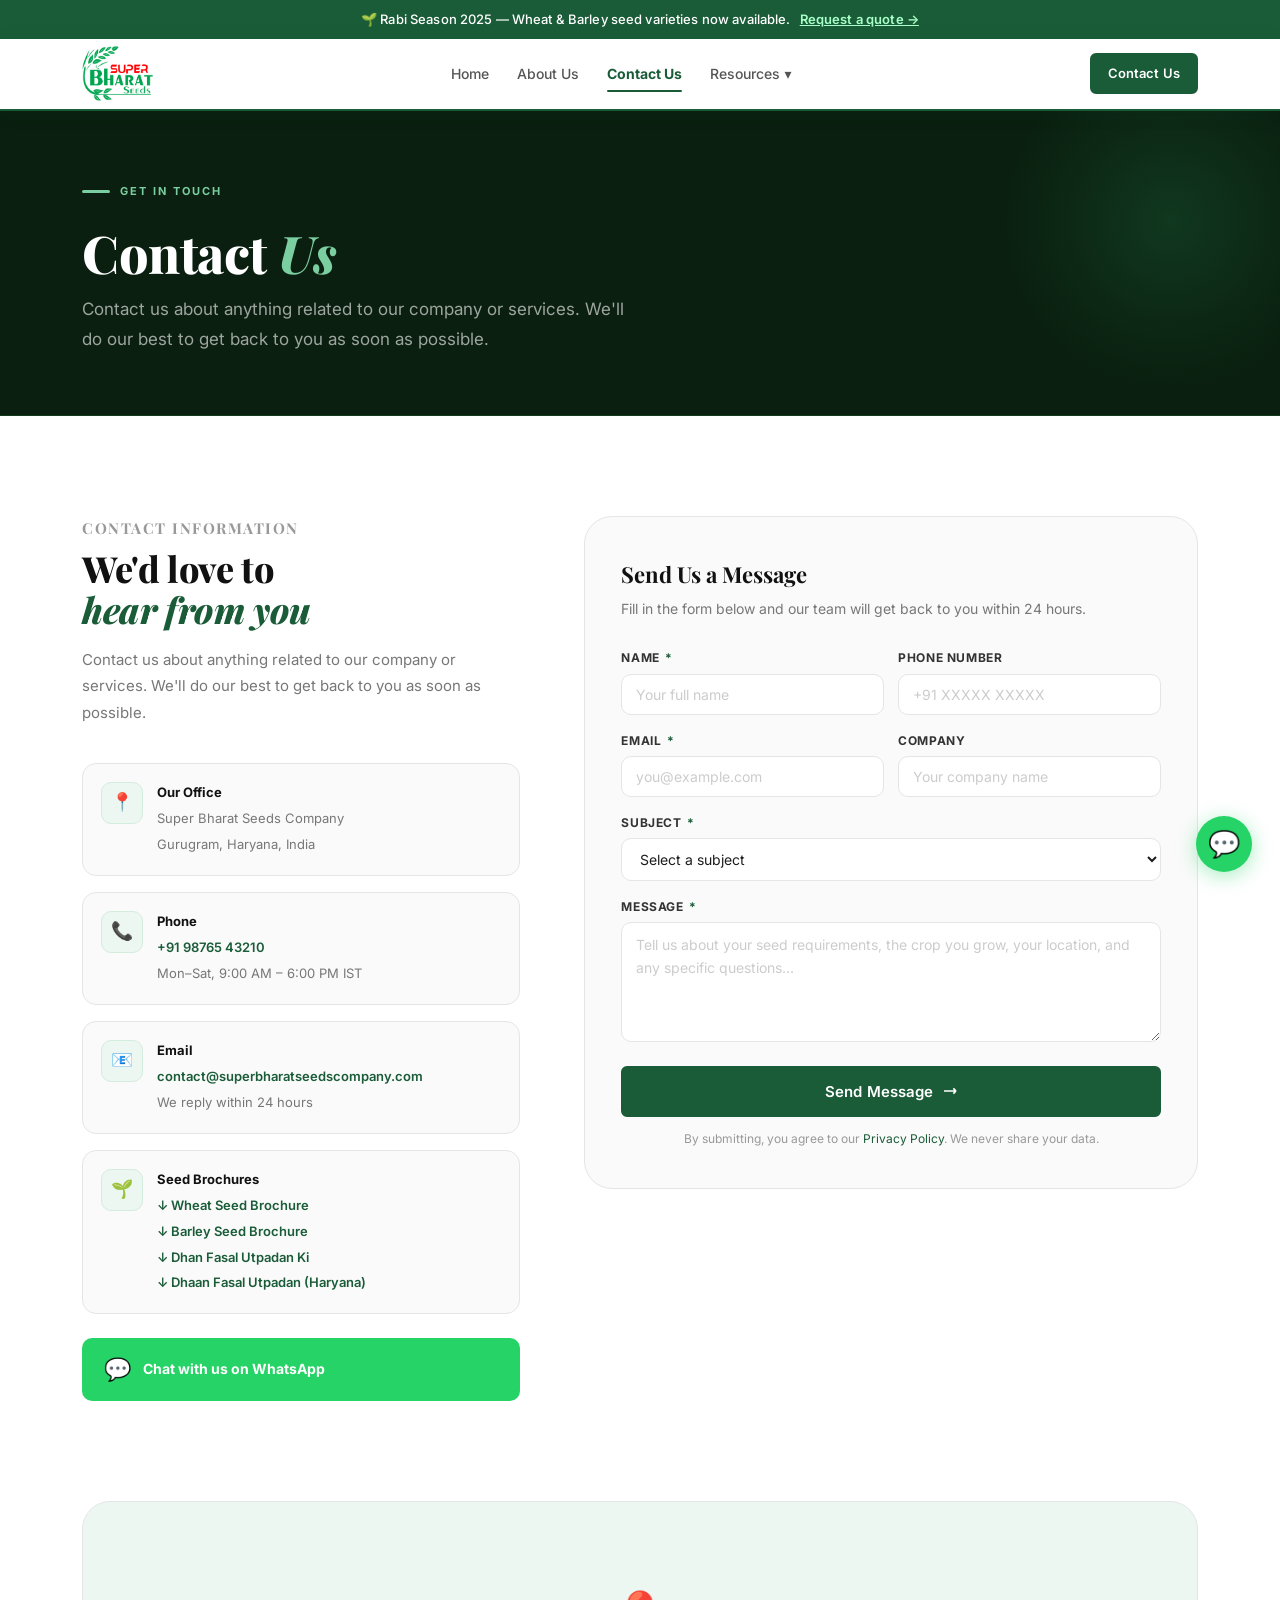
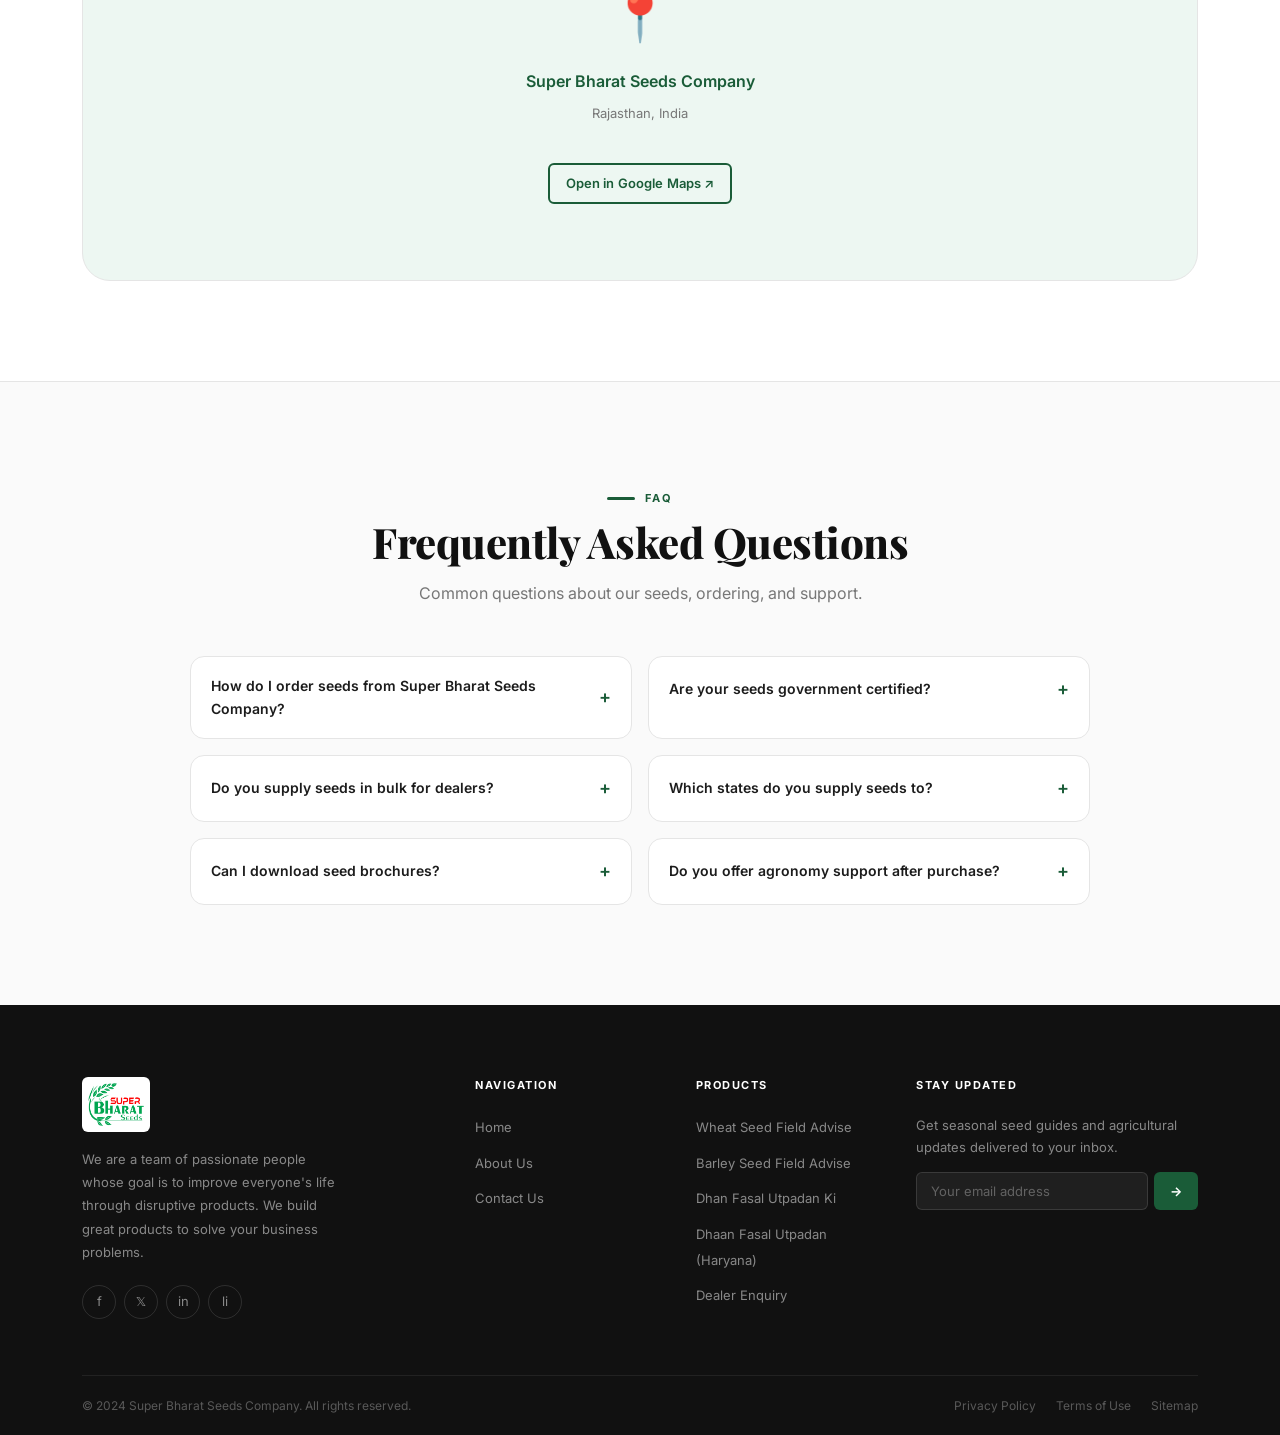
<file: contactus.html>
<!doctype html>
<html lang="en">

<head>
  <meta charset="UTF-8" />
  <meta name="viewport" content="width=device-width, initial-scale=1.0" />
  <meta name="description"
    content="Contact Super Bharat Seeds Company – Get in touch about our certified wheat and barley seed varieties." />
  <meta property="og:title" content="Contact Us | Super Bharat Seeds Company" />
  <meta property="og:type" content="website" />
  <title>Contact Us | Super Bharat Seeds Company</title>
  <link rel="preconnect" href="https://fonts.googleapis.com" />
  <link rel="preconnect" href="https://fonts.gstatic.com" crossorigin />
  <link
    href="https://fonts.googleapis.com/css2?family=Inter:wght@400;500;600;700;800;900&family=Playfair+Display:ital,wght@0,700;0,800;1,700&display=swap"
    rel="stylesheet" />
  <link rel="stylesheet" href="style.css" />
  <style>
    /* ── CONTACT-SPECIFIC ── */

    /* CONTACT MAIN */
    .contact-section {
      padding: var(--section-py) 0;
      background: var(--white);
    }

    .contact-grid {
      display: grid;
      grid-template-columns: 1fr 1.4fr;
      gap: 64px;
      align-items: start;
    }

    /* Info Side */
    .contact-info-title {
      font-family: var(--font-display);
      font-size: 15px;
      font-weight: 700;
      color: var(--gray-400);
      text-transform: uppercase;
      letter-spacing: 1.5px;
      margin-bottom: 8px;
    }

    .contact-info h2 {
      font-family: var(--font-display);
      font-size: clamp(26px, 3vw, 36px);
      font-weight: 800;
      color: var(--gray-900);
      letter-spacing: -0.4px;
      line-height: 1.15;
      margin-bottom: 16px;
    }

    .contact-info h2 em {
      font-style: italic;
      color: var(--green-700);
    }

    .contact-info>p {
      font-size: 15px;
      color: var(--gray-500);
      line-height: 1.78;
      margin-bottom: 36px;
    }

    .contact-details {
      display: flex;
      flex-direction: column;
      gap: 16px;
    }

    .cdetail {
      display: flex;
      gap: 14px;
      align-items: flex-start;
      padding: 18px 18px;
      background: var(--gray-50);
      border: 1.5px solid var(--gray-200);
      border-radius: var(--r-lg);
      transition:
        border-color var(--t),
        box-shadow var(--t);
    }

    .cdetail:hover {
      border-color: var(--green-200);
      box-shadow: 0 4px 16px rgba(26, 92, 56, 0.07);
    }

    .cdetail-icon {
      width: 42px;
      height: 42px;
      border-radius: var(--r-md);
      background: var(--green-50);
      border: 1px solid var(--green-100);
      display: flex;
      align-items: center;
      justify-content: center;
      font-size: 18px;
      flex-shrink: 0;
    }

    .cdetail-body strong {
      display: block;
      font-size: 13px;
      font-weight: 700;
      color: var(--gray-900);
      margin-bottom: 3px;
    }

    .cdetail-body span {
      font-size: 13px;
      color: var(--gray-500);
      line-height: 1.5;
    }

    .cdetail-body a {
      color: var(--green-700);
      font-weight: 600;
    }

    .cdetail-body a:hover {
      text-decoration: underline;
    }

    .wa-contact-btn {
      display: flex;
      align-items: center;
      gap: 12px;
      margin-top: 24px;
      background: #25d366;
      color: var(--white);
      padding: 14px 22px;
      border-radius: var(--r-md);
      font-weight: 700;
      font-size: 14px;
      transition:
        background var(--t),
        transform var(--t);
    }

    .wa-contact-btn:hover {
      background: #1db655;
      transform: translateY(-1px);
    }

    .wa-contact-btn span {
      font-size: 22px;
    }

    /* Form Side */
    .contact-form-wrap {
      background: var(--gray-50);
      border: 1.5px solid var(--gray-200);
      border-radius: var(--r-2xl);
      padding: 40px 36px;
    }

    .contact-form-wrap h3 {
      font-family: var(--font-display);
      font-size: 22px;
      font-weight: 700;
      color: var(--gray-900);
      margin-bottom: 6px;
    }

    .contact-form-wrap>p {
      font-size: 14px;
      color: var(--gray-500);
      margin-bottom: 28px;
      line-height: 1.6;
    }

    .form-row {
      display: grid;
      grid-template-columns: 1fr 1fr;
      gap: 14px;
    }

    .form-group {
      margin-bottom: 16px;
    }

    .form-group label {
      display: block;
      font-size: 12px;
      font-weight: 700;
      color: var(--gray-700);
      margin-bottom: 6px;
      text-transform: uppercase;
      letter-spacing: 0.6px;
    }

    .form-group label .req {
      color: var(--green-700);
      margin-left: 2px;
    }

    .form-control {
      width: 100%;
      padding: 11px 14px;
      font-size: 14px;
      color: var(--gray-800);
      background: var(--white);
      border: 1.5px solid var(--gray-200);
      border-radius: var(--r-md);
      outline: none;
      transition:
        border-color var(--t),
        box-shadow var(--t);
      font-family: var(--font-sans);
    }

    .form-control::placeholder {
      color: var(--gray-300);
    }

    .form-control:focus {
      border-color: var(--green-700);
      box-shadow: 0 0 0 3px rgba(26, 92, 56, 0.1);
    }

    .form-control:hover {
      border-color: var(--gray-300);
    }

    textarea.form-control {
      resize: vertical;
      min-height: 120px;
      line-height: 1.6;
    }

    select.form-control {
      cursor: pointer;
    }

    .form-submit {
      margin-top: 8px;
    }

    .form-submit .btn {
      width: 100%;
      justify-content: center;
      padding: 14px;
      font-size: 15px;
    }

    .form-note {
      font-size: 12px;
      color: var(--gray-400);
      text-align: center;
      margin-top: 12px;
    }

    .form-success {
      display: none;
      background: var(--green-50);
      border: 1.5px solid var(--green-200);
      border-radius: var(--r-md);
      padding: 14px 18px;
      font-size: 14px;
      color: var(--green-700);
      font-weight: 600;
      margin-top: 16px;
      text-align: center;
    }

    .form-success.show {
      display: block;
    }

    /* MAP */
    .map-section {
      padding: 0 0 var(--section-py);
      background: var(--white);
    }

    .map-wrap {
      border-radius: var(--r-2xl);
      overflow: hidden;
      border: 1.5px solid var(--gray-200);
      height: 380px;
      background: var(--green-50);
      display: flex;
      align-items: center;
      justify-content: center;
      position: relative;
    }

    .map-placeholder {
      text-align: center;
      padding: 32px;
    }

    .map-placeholder p {
      font-size: 16px;
      font-weight: 600;
      color: var(--green-700);
      margin-bottom: 6px;
    }

    .map-placeholder span {
      font-size: 13px;
      color: var(--gray-500);
    }

    .map-placeholder .map-icon {
      font-size: 48px;
      margin-bottom: 14px;
    }

    /* FAQ */
    .faq {
      padding: var(--section-py) 0;
      background: var(--gray-50);
      border-top: 1px solid var(--gray-200);
    }

    .faq-header {
      text-align: center;
      margin-bottom: 48px;
    }

    .faq-grid {
      display: grid;
      grid-template-columns: 1fr 1fr;
      gap: 16px;
      max-width: 900px;
      margin: 0 auto;
    }

    .faq-item {
      background: var(--white);
      border: 1.5px solid var(--gray-200);
      border-radius: var(--r-lg);
      overflow: hidden;
      transition: border-color var(--t);
    }

    .faq-item:hover {
      border-color: var(--green-200);
    }

    .faq-q {
      display: flex;
      align-items: center;
      justify-content: space-between;
      padding: 18px 20px;
      cursor: pointer;
      font-size: 14px;
      font-weight: 600;
      color: var(--gray-800);
      gap: 12px;
      user-select: none;
    }

    .faq-icon {
      font-size: 18px;
      color: var(--green-700);
      flex-shrink: 0;
      transition: transform var(--t);
    }

    .faq-item.open .faq-icon {
      transform: rotate(45deg);
    }

    .faq-a {
      display: none;
      padding: 0 20px 18px;
      font-size: 13px;
      color: var(--gray-500);
      line-height: 1.7;
      border-top: 1px solid var(--gray-100);
      padding-top: 14px;
    }

    .faq-item.open .faq-a {
      display: block;
    }

    /* RESPONSIVE CONTACT */
    @media (max-width: 1024px) {
      .contact-grid {
        grid-template-columns: 1fr;
        gap: 40px;
      }

      .faq-grid {
        grid-template-columns: 1fr;
      }
    }

    @media (max-width: 640px) {
      .form-row {
        grid-template-columns: 1fr;
      }

      .contact-form-wrap {
        padding: 28px 22px;
      }
    }
  </style>
</head>

<body>
  <!-- ANNOUNCE BAR -->
  <div class="announce-bar">
    🌱 Rabi Season 2025 — Wheat &amp; Barley seed varieties now available.
    <a href="contactus.html">Request a quote →</a>
  </div>

  <!-- NAVBAR -->
  <nav class="navbar" role="navigation" aria-label="Main navigation">
    <div class="container">
      <div class="nav-inner">
        <a href="index.html" class="nav-logo" aria-label="Super Bharat Seeds Company – Home">
          <img src="assets/logo/logo.png" alt="Super Bharat Seeds Logo" style="height: 55px; width: auto;" />
        </a>
        <ul class="nav-links" role="list">
          <li><a href="index.html">Home</a></li>
          <li><a href="about-us.html">About Us</a></li>
          <li><a href="contactus.html" class="active">Contact Us</a></li>
          <li class="dropdown">
            <a href="#" class="dropdown-toggle" aria-haspopup="true" aria-expanded="false">Resources ▾</a>
            <ul class="dropdown-menu">
              <li><a href="assets/docs/BARLEY SEED FILD ADVISE.pdf" download>Barley Seed Field Advise <span class="dl-badge"><svg width="14" height="14" fill="none" viewBox="0 0 24 24" stroke="currentColor" stroke-width="2.5" stroke-linecap="round" stroke-linejoin="round"><path d="M21 15v4a2 2 0 0 1-2 2H5a2 2 0 0 1-2-2v-4"/><polyline points="7 10 12 15 17 10"/><line x1="12" y1="15" x2="12" y2="3"/></svg></span></a></li>
              <li><a href="assets/docs/WHEAT SEED FILD ADVISE.pdf" download>Wheat Seed Field Advise <span class="dl-badge"><svg width="14" height="14" fill="none" viewBox="0 0 24 24" stroke="currentColor" stroke-width="2.5" stroke-linecap="round" stroke-linejoin="round"><path d="M21 15v4a2 2 0 0 1-2 2H5a2 2 0 0 1-2-2v-4"/><polyline points="7 10 12 15 17 10"/><line x1="12" y1="15" x2="12" y2="3"/></svg></span></a></li>
              <li><a href="assets/docs/Dhan Fasal Utpadan Ki.pdf" download>Dhan Fasal Utpadan Ki <span class="dl-badge"><svg width="14" height="14" fill="none" viewBox="0 0 24 24" stroke="currentColor" stroke-width="2.5" stroke-linecap="round" stroke-linejoin="round"><path d="M21 15v4a2 2 0 0 1-2 2H5a2 2 0 0 1-2-2v-4"/><polyline points="7 10 12 15 17 10"/><line x1="12" y1="15" x2="12" y2="3"/></svg></span></a></li>
              <li><a href="assets/docs/Dhaan Fasal Utpadan Ki Samagar Sifarisen _Hariyana Rajya Ke Liye_ Shiv Ganga Hybrid Seeds, Hisar.pdf" download>Dhaan Fasal Utpadan (Haryana) <span class="dl-badge"><svg width="14" height="14" fill="none" viewBox="0 0 24 24" stroke="currentColor" stroke-width="2.5" stroke-linecap="round" stroke-linejoin="round"><path d="M21 15v4a2 2 0 0 1-2 2H5a2 2 0 0 1-2-2v-4"/><polyline points="7 10 12 15 17 10"/><line x1="12" y1="15" x2="12" y2="3"/></svg></span></a></li>
            </ul>
          </li>
        </ul>
        <div class="nav-actions">
          <a href="contactus.html" class="btn btn-primary btn-sm">Contact Us</a>
          <button class="hamburger" id="ham" aria-label="Open menu" aria-expanded="false" aria-controls="mobNav">
            <span></span><span></span><span></span>
          </button>
        </div>
      </div>
    </div>
    <div class="mobile-nav" id="mobNav">
      <a href="index.html">Home</a>
      <a href="about-us.html">About Us</a>
      <a href="contactus.html">Contact Us</a>
      <div class="mob-nav-header">Resources</div>
      <a href="assets/docs/BARLEY SEED FILD ADVISE.pdf" class="mob-sub-link" download>Barley Seed Field Advise <span class="dl-badge"><svg width="14" height="14" fill="none" viewBox="0 0 24 24" stroke="currentColor" stroke-width="2.5" stroke-linecap="round" stroke-linejoin="round"><path d="M21 15v4a2 2 0 0 1-2 2H5a2 2 0 0 1-2-2v-4"/><polyline points="7 10 12 15 17 10"/><line x1="12" y1="15" x2="12" y2="3"/></svg></span></a>
      <a href="assets/docs/WHEAT SEED FILD ADVISE.pdf" class="mob-sub-link" download>Wheat Seed Field Advise <span class="dl-badge"><svg width="14" height="14" fill="none" viewBox="0 0 24 24" stroke="currentColor" stroke-width="2.5" stroke-linecap="round" stroke-linejoin="round"><path d="M21 15v4a2 2 0 0 1-2 2H5a2 2 0 0 1-2-2v-4"/><polyline points="7 10 12 15 17 10"/><line x1="12" y1="15" x2="12" y2="3"/></svg></span></a>
      <a href="assets/docs/Dhan Fasal Utpadan Ki.pdf" class="mob-sub-link" download>Dhan Fasal Utpadan Ki <span class="dl-badge"><svg width="14" height="14" fill="none" viewBox="0 0 24 24" stroke="currentColor" stroke-width="2.5" stroke-linecap="round" stroke-linejoin="round"><path d="M21 15v4a2 2 0 0 1-2 2H5a2 2 0 0 1-2-2v-4"/><polyline points="7 10 12 15 17 10"/><line x1="12" y1="15" x2="12" y2="3"/></svg></span></a>
      <a href="assets/docs/Dhaan Fasal Utpadan Ki Samagar Sifarisen _Hariyana Rajya Ke Liye_ Shiv Ganga Hybrid Seeds, Hisar.pdf" class="mob-sub-link" download>Dhaan Fasal Utpadan (Haryana) <span class="dl-badge"><svg width="14" height="14" fill="none" viewBox="0 0 24 24" stroke="currentColor" stroke-width="2.5" stroke-linecap="round" stroke-linejoin="round"><path d="M21 15v4a2 2 0 0 1-2 2H5a2 2 0 0 1-2-2v-4"/><polyline points="7 10 12 15 17 10"/><line x1="12" y1="15" x2="12" y2="3"/></svg></span></a>
      <a href="contactus.html" class="mob-cta">Contact Us →</a>
    </div>
  </nav>

  <!-- PAGE BANNER -->
  <section class="page-banner" aria-label="Contact Us page header">
    <div class="container">
      <div class="page-banner-inner">
        <div class="eyebrow">Get In Touch</div>
        <h1>Contact <em>Us</em></h1>
        <p>
          Contact us about anything related to our company or services. We'll
          do our best to get back to you as soon as possible.
        </p>
      </div>
    </div>
  </section>

  <!-- CONTACT MAIN -->
  <section class="contact-section" aria-label="Contact information and form">
    <div class="container">
      <div class="contact-grid">
        <!-- Info Side -->
        <div class="contact-info reveal">
          <div class="contact-info-title">Contact Information</div>
          <h2>We'd love to<br /><em>hear from you</em></h2>
          <p>
            Contact us about anything related to our company or services.
            We'll do our best to get back to you as soon as possible.
          </p>
          <div class="contact-details">
            <div class="cdetail">
              <div class="cdetail-icon">📍</div>
              <div class="cdetail-body">
                <strong>Our Office</strong>
                <span>Super Bharat Seeds Company<br />Gurugram, Haryana, India</span>
              </div>
            </div>
            <div class="cdetail">
              <div class="cdetail-icon">📞</div>
              <div class="cdetail-body">
                <strong>Phone</strong>
                <span><a href="tel:+919876543210">+91 98765 43210</a><br />Mon–Sat, 9:00 AM – 6:00 PM IST</span>
              </div>
            </div>
            <div class="cdetail">
              <div class="cdetail-icon">📧</div>
              <div class="cdetail-body">
                <strong>Email</strong>
                <span><a
                    href="mailto:contact@superbharatseedscompany.com">contact@superbharatseedscompany.com</a><br />We
                  reply within 24 hours</span>
              </div>
            </div>
            <div class="cdetail">
              <div class="cdetail-icon">🌱</div>
              <div class="cdetail-body">
                <strong>Seed Brochures</strong>
                <span>
                  <a href="assets/docs/WHEAT SEED FILD ADVISE.pdf" download>↓ Wheat Seed Brochure</a><br />
                  <a href="assets/docs/BARLEY SEED FILD ADVISE.pdf" download>↓ Barley Seed Brochure</a><br />
                  <a href="assets/docs/Dhan Fasal Utpadan Ki.pdf" download>↓ Dhan Fasal Utpadan Ki</a><br />
                  <a href="assets/docs/Dhaan Fasal Utpadan Ki Samagar Sifarisen _Hariyana Rajya Ke Liye_ Shiv Ganga Hybrid Seeds, Hisar.pdf" download>↓ Dhaan Fasal Utpadan (Haryana)</a>
                </span>
              </div>
            </div>
          </div>
          <a href="https://wa.me/919876543210" class="wa-contact-btn" target="_blank" rel="noopener">
            <span>💬</span>
            Chat with us on WhatsApp
          </a>
        </div>

        <!-- Form Side -->
        <div class="contact-form-wrap reveal d2">
          <h3>Send Us a Message</h3>
          <p>
            Fill in the form below and our team will get back to you within 24
            hours.
          </p>
          <form id="contactForm" novalidate>
            <div class="form-row">
              <div class="form-group">
                <label for="name">Name <span class="req">*</span></label>
                <input type="text" id="name" name="name" class="form-control" placeholder="Your full name" required />
              </div>
              <div class="form-group">
                <label for="phone">Phone Number</label>
                <input type="tel" id="phone" name="phone" class="form-control" placeholder="+91 XXXXX XXXXX" />
              </div>
            </div>
            <div class="form-row">
              <div class="form-group">
                <label for="email">Email <span class="req">*</span></label>
                <input type="email" id="email" name="email" class="form-control" placeholder="you@example.com"
                  required />
              </div>
              <div class="form-group">
                <label for="company">Company</label>
                <input type="text" id="company" name="company" class="form-control" placeholder="Your company name" />
              </div>
            </div>
            <div class="form-group">
              <label for="subject">Subject <span class="req">*</span></label>
              <select id="subject" name="subject" class="form-control" required>
                <option value="" disabled selected>Select a subject</option>
                <option value="wheat-enquiry">Wheat Seed Enquiry</option>
                <option value="barley-enquiry">Barley Seed Enquiry</option>
                <option value="bulk-order">
                  Bulk Order / Dealer Enquiry
                </option>
                <option value="technical-support">
                  Technical / Agronomy Support
                </option>
                <option value="partnership">
                  Partnership / Collaboration
                </option>
                <option value="other">Other</option>
              </select>
            </div>
            <div class="form-group">
              <label for="question">Message <span class="req">*</span></label>
              <textarea id="question" name="question" class="form-control"
                placeholder="Tell us about your seed requirements, the crop you grow, your location, and any specific questions…"
                required></textarea>
            </div>
            <div class="form-submit">
              <button type="submit" class="btn btn-primary btn-lg">
                Send Message
                <svg width="16" height="16" fill="none" viewBox="0 0 24 24" stroke="currentColor" stroke-width="2.5">
                  <path d="M17 8l4 4m0 0l-4 4m4-4H3" />
                </svg>
              </button>
            </div>
            <div class="form-success" id="formSuccess">
              ✅ Thank you! Your message has been received. We'll get back to
              you within 24 hours.
            </div>
            <p class="form-note">
              By submitting, you agree to our
              <a href="#" style="color: var(--green-700)">Privacy Policy</a>.
              We never share your data.
            </p>
          </form>
        </div>
      </div>
    </div>
  </section>

  <!-- MAP -->
  <section class="map-section" aria-label="Our location">
    <div class="container">
      <div class="map-wrap reveal">
        <div class="map-placeholder">
          <div class="map-icon" aria-hidden="true">📍</div>
          <p>Super Bharat Seeds Company</p>
          <span>Rajasthan, India</span><br /><br />
          <a href="https://maps.google.com/?q=Rajasthan,India" target="_blank" rel="noopener"
            class="btn btn-outline btn-sm" style="margin-top: 12px; display: inline-flex">
            Open in Google Maps ↗
          </a>
        </div>
      </div>
    </div>
  </section>

  <!-- FAQ -->
  <section class="faq" aria-label="Frequently asked questions">
    <div class="container">
      <div class="faq-header">
        <div class="eyebrow reveal" style="justify-content: center">FAQ</div>
        <h2 class="section-title reveal d1">Frequently Asked Questions</h2>
        <p class="section-desc reveal d2">
          Common questions about our seeds, ordering, and support.
        </p>
      </div>
      <div class="faq-grid">
        <div class="faq-item reveal">
          <div class="faq-q">
            How do I order seeds from Super Bharat Seeds Company?
            <span class="faq-icon">+</span>
          </div>
          <div class="faq-a">
            You can contact us through this form, call us directly, or message
            us on WhatsApp. Our team will guide you through available
            varieties, quantities, and pricing for your specific requirements.
          </div>
        </div>
        <div class="faq-item reveal d1">
          <div class="faq-q">
            Are your seeds government certified?
            <span class="faq-icon">+</span>
          </div>
          <div class="faq-a">
            Yes. All our seed varieties are certified by the National Seeds
            Corporation (NSC) and relevant State Seed Certification Agencies.
            Certification documents are available on request.
          </div>
        </div>
        <div class="faq-item reveal d2">
          <div class="faq-q">
            Do you supply seeds in bulk for dealers?
            <span class="faq-icon">+</span>
          </div>
          <div class="faq-a">
            Absolutely. We have a dedicated dealer and distributor program
            across North India. Please use the contact form above or select
            "Bulk Order / Dealer Enquiry" in the subject to get started.
          </div>
        </div>
        <div class="faq-item reveal d3">
          <div class="faq-q">
            Which states do you supply seeds to?
            <span class="faq-icon">+</span>
          </div>
          <div class="faq-a">
            We currently supply seeds across Rajasthan, Madhya Pradesh,
            Haryana, Uttar Pradesh, and Punjab. We are expanding to more
            states — contact us for current availability in your region.
          </div>
        </div>
        <div class="faq-item reveal d4">
          <div class="faq-q">
            Can I download seed brochures?
            <span class="faq-icon">+</span>
          </div>
          <div class="faq-a">
            Yes. You can download our Wheat Seed and Barley Seed brochures
            directly from the navigation bar or from the Products section on
            our homepage. They contain full variety details and
            specifications.
          </div>
        </div>
        <div class="faq-item reveal d4">
          <div class="faq-q">
            Do you offer agronomy support after purchase?
            <span class="faq-icon">+</span>
          </div>
          <div class="faq-a">
            Yes. Our team of agronomists is available to support you before
            sowing, during the season, and post-harvest. Call us or WhatsApp
            us for any technical guidance related to our seed varieties.
          </div>
        </div>
      </div>
    </div>
  </section>

  <!-- FOOTER -->
  <footer class="footer" aria-label="Site footer">
    <div class="container">
      <div class="footer-grid">
        <div>
          <div class="f-logo">
            <img src="assets/logo/logo.png" alt="Super Bharat Seeds Logo" style="height: 55px; width: auto; background: var(--white); padding: 6px; border-radius: var(--r-sm);" />
          </div>
          <p class="f-desc">
            We are a team of passionate people whose goal is to improve
            everyone's life through disruptive products. We build great
            products to solve your business problems.
          </p>
          <div class="f-social" aria-label="Follow us on social media">
            <a href="#" aria-label="Facebook">f</a>
            <a href="#" aria-label="Twitter">𝕏</a>
            <a href="#" aria-label="Instagram">in</a>
            <a href="#" aria-label="LinkedIn">li</a>
          </div>
        </div>
        <div class="f-col">
          <h4>Navigation</h4>
          <ul>
            <li><a href="index.html">Home</a></li>
            <li><a href="about-us.html">About Us</a></li>
            <li><a href="contactus.html">Contact Us</a></li>
          </ul>
        </div>
        <div class="f-col">
          <h4>Products</h4>
          <ul>
            <li><a href="assets/docs/WHEAT SEED FILD ADVISE.pdf" download>Wheat Seed Field Advise</a></li>
            <li><a href="assets/docs/BARLEY SEED FILD ADVISE.pdf" download>Barley Seed Field Advise</a></li>
            <li><a href="assets/docs/Dhan Fasal Utpadan Ki.pdf" download>Dhan Fasal Utpadan Ki</a></li>
            <li><a href="assets/docs/Dhaan Fasal Utpadan Ki Samagar Sifarisen _Hariyana Rajya Ke Liye_ Shiv Ganga Hybrid Seeds, Hisar.pdf" download>Dhaan Fasal Utpadan (Haryana)</a></li>
            <li><a href="contactus.html">Dealer Enquiry</a></li>
          </ul>
        </div>
        <div class="f-col">
          <h4>Stay Updated</h4>
          <p style="
                font-size: 13px;
                line-height: 1.7;
                margin-bottom: 14px;
                color: rgba(255, 255, 255, 0.5);
              ">
            Get seasonal seed guides and agricultural updates delivered to
            your inbox.
          </p>
          <div class="nl-form">
            <input type="email" class="nl-input" placeholder="Your email address" aria-label="Email for newsletter" />
            <button class="nl-btn" type="button">→</button>
          </div>
        </div>
      </div>
      <div class="f-bottom">
        <p>© 2024 Super Bharat Seeds Company. All rights reserved.</p>
        <div class="f-bottom-links">
          <a href="#">Privacy Policy</a>
          <a href="#">Terms of Use</a>
          <a href="#">Sitemap</a>
        </div>
      </div>
    </div>
  </footer>

  <a href="https://wa.me/919876543210" class="wa-float" target="_blank" rel="noopener" aria-label="Chat on WhatsApp">
    💬<span class="wa-tip">Chat with us</span>
  </a>

  <script src="main.js"></script>
  <script>
    // Contact form handler
    document
      .getElementById("contactForm")
      .addEventListener("submit", function (e) {
        e.preventDefault();
        const name = document.getElementById("name").value.trim();
        const email = document.getElementById("email").value.trim();
        const subject = document.getElementById("subject").value;
        const question = document.getElementById("question").value.trim();
        if (!name || !email || !subject || !question) {
          alert("Please fill in all required fields.");
          return;
        }
        const emailRx = /^[^\s@]+@[^\s@]+\.[^\s@]+$/;
        if (!emailRx.test(email)) {
          alert("Please enter a valid email address.");
          return;
        }
        document.getElementById("formSuccess").classList.add("show");
        this.reset();
        document
          .getElementById("formSuccess")
          .scrollIntoView({ behavior: "smooth", block: "nearest" });
      });
    // FAQ accordion
    document.querySelectorAll(".faq-q").forEach((q) => {
      q.addEventListener("click", () => {
        const item = q.parentElement;
        const wasOpen = item.classList.contains("open");
        document
          .querySelectorAll(".faq-item")
          .forEach((i) => i.classList.remove("open"));
        if (!wasOpen) item.classList.add("open");
      });
    });
  </script>
</body>

</html>
</file>
<file: style.css>
/* ═══════════════════════════════════════════════════════════
   SUPER BHARAT SEEDS COMPANY — Option 5: Minimal Trust
   Shared Stylesheet
═══════════════════════════════════════════════════════════ */

/* ── TOKENS ── */
:root {
  --green-900: #0a1f0f;
  --green-800: #133a1f;
  --green-700: #1a5c38;
  --green-600: #237046;
  --green-500: #2e8a58;
  --green-300: #7bcea0;
  --green-200: #aad9be;
  --green-100: #d4ecde;
  --green-50:  #edf7f2;

  --gray-900: #111111;
  --gray-800: #1c1c1c;
  --gray-700: #333333;
  --gray-600: #555555;
  --gray-500: #777777;
  --gray-400: #999999;
  --gray-300: #cccccc;
  --gray-200: #e5e5e5;
  --gray-100: #f4f4f4;
  --gray-50:  #fafafa;
  --white:    #ffffff;

  --font-sans:    'Inter', system-ui, -apple-system, sans-serif;
  --font-display: 'Playfair Display', Georgia, serif;

  --r-xs:   3px;
  --r-sm:   6px;
  --r-md:   10px;
  --r-lg:   14px;
  --r-xl:   20px;
  --r-2xl:  28px;
  --r-full: 9999px;

  --shadow-xs: 0 1px 3px rgba(0,0,0,0.06);
  --shadow-sm: 0 2px 8px rgba(0,0,0,0.08);
  --shadow-md: 0 4px 20px rgba(0,0,0,0.10);
  --shadow-lg: 0 12px 40px rgba(0,0,0,0.12);
  --shadow-green: 0 4px 20px rgba(26,92,56,0.15);

  --t: 0.22s cubic-bezier(0.4,0,0.2,1);
  --section-py: 100px;
}

/* ── RESET ── */
*, *::before, *::after { box-sizing: border-box; margin: 0; padding: 0; }
html { scroll-behavior: smooth; font-size: 16px; }
body {
  font-family: var(--font-sans);
  color: var(--gray-800);
  background: var(--white);
  line-height: 1.6;
  -webkit-font-smoothing: antialiased;
}
img { max-width: 100%; display: block; }
a { text-decoration: none; color: inherit; }
ul { list-style: none; }
button { font-family: inherit; cursor: pointer; border: none; background: none; }
input, textarea, select { font-family: inherit; }

/* ── LAYOUT ── */
.container { width: 100%; max-width: 1180px; margin: 0 auto; padding: 0 32px; }
.sr-only { position: absolute; width: 1px; height: 1px; overflow: hidden; clip: rect(0,0,0,0); white-space: nowrap; }

/* ── BUTTONS ── */
.btn {
  display: inline-flex; align-items: center; gap: 8px;
  font-size: 14px; font-weight: 600; letter-spacing: 0.01em;
  padding: 11px 22px; border-radius: var(--r-sm);
  transition: all var(--t); cursor: pointer; border: 2px solid transparent;
}
.btn-lg { font-size: 15px; padding: 14px 30px; }
.btn-sm { font-size: 13px; padding: 8px 16px; }

.btn-primary { background: var(--green-700); color: var(--white); border-color: var(--green-700); }
.btn-primary:hover { background: var(--green-800); border-color: var(--green-800); transform: translateY(-1px); box-shadow: var(--shadow-green); }

.btn-outline { background: transparent; color: var(--green-700); border-color: var(--green-700); }
.btn-outline:hover { background: var(--green-700); color: var(--white); transform: translateY(-1px); }

.btn-ghost { background: transparent; color: var(--gray-700); border-color: var(--gray-200); }
.btn-ghost:hover { border-color: var(--green-700); color: var(--green-700); background: var(--green-50); }

.btn-white { background: var(--white); color: var(--green-700); border-color: var(--white); font-weight: 700; }
.btn-white:hover { background: var(--green-50); transform: translateY(-1px); }

.btn-white-outline { background: transparent; color: var(--white); border-color: rgba(255,255,255,0.5); }
.btn-white-outline:hover { border-color: var(--white); background: rgba(255,255,255,0.1); }

/* ── SECTION SHARED ── */
.eyebrow {
  display: inline-flex; align-items: center; gap: 10px;
  font-size: 11px; font-weight: 700; text-transform: uppercase;
  letter-spacing: 2px; color: var(--green-700); margin-bottom: 12px;
}
.eyebrow::before { content: ''; display: block; width: 28px; height: 3px; background: var(--green-700); border-radius: 2px; }
.section-title {
  font-family: var(--font-display);
  font-size: clamp(28px, 3.5vw, 42px);
  font-weight: 800; color: var(--gray-900);
  line-height: 1.1; letter-spacing: -0.5px;
}
.section-title em { font-style: italic; color: var(--green-700); }
.section-desc { font-size: 16px; color: var(--gray-500); line-height: 1.8; margin-top: 14px; }

/* ── ANNOUNCE BAR ── */
.announce-bar {
  background: var(--green-700); color: var(--white);
  text-align: center; font-size: 13px; font-weight: 500;
  padding: 9px 16px; letter-spacing: 0.01em;
}
.announce-bar a { color: #a8ffc8; text-decoration: underline; margin-left: 6px; font-weight: 600; }

/* ── NAVBAR ── */
.navbar {
  background: var(--white);
  border-bottom: 2.5px solid var(--green-700);
  position: sticky; top: 0; z-index: 200;
  box-shadow: 0 2px 20px rgba(26,92,56,0.07);
  transition: box-shadow var(--t);
}
.navbar.scrolled { box-shadow: 0 4px 28px rgba(26,92,56,0.13); }
.nav-inner { display: flex; align-items: center; justify-content: space-between; height: 70px; gap: 16px; }
.nav-logo { display: flex; align-items: center; gap: 12px; flex-shrink: 0; }
.logo-mark {
  width: 42px; height: 42px; border-radius: var(--r-md);
  background: var(--green-700);
  display: flex; align-items: center; justify-content: center;
  font-size: 22px; flex-shrink: 0;
}
.logo-name { font-size: 15px; font-weight: 800; color: var(--gray-900); letter-spacing: -0.3px; line-height: 1.2; }
.logo-sub  { font-size: 10px; color: var(--gray-500); font-weight: 500; letter-spacing: 0.4px; }
.nav-links { display: flex; align-items: center; gap: 2px; }
.nav-links a {
  font-size: 14px; font-weight: 500; color: var(--gray-600);
  padding: 7px 13px; border-radius: var(--r-sm);
  transition: color var(--t), background var(--t);
  position: relative; white-space: nowrap;
}
.nav-links a:hover { color: var(--green-700); background: var(--green-50); }
.nav-links a.active { color: var(--green-700); font-weight: 700; }
.nav-links a.active::after {
  content: ''; position: absolute;
  bottom: -3px; left: 13px; right: 13px;
  height: 2.5px; background: var(--green-700); border-radius: 2px;
}
.dropdown { position: relative; }
.dropdown-menu { display: none; position: absolute; top: 100%; left: 0; background: var(--white); min-width: 220px; box-shadow: var(--shadow-lg); border-radius: var(--r-sm); padding: 8px 0; z-index: 300; border: 1px solid var(--gray-200); }
.dropdown:hover .dropdown-menu, .dropdown:focus-within .dropdown-menu { display: block; }
.dropdown-menu li { display: block; }
.dropdown-menu a { display: flex; align-items: center; justify-content: space-between; gap: 12px; padding: 10px 16px; font-size: 13px; color: var(--gray-700); white-space: normal; line-height: 1.4; border-radius: 0; }
.dropdown-menu a:hover { background: var(--green-50); color: var(--green-700); }
.dropdown-menu a::after { display: none !important; }
.dl-badge { display: inline-flex; align-items: center; justify-content: center; background: var(--green-50); color: var(--green-700); width: 26px; height: 26px; border-radius: 50%; border: 1px solid var(--green-200); margin-left: auto; flex-shrink: 0; transition: background var(--t), color var(--t), transform var(--t); }
.dropdown-menu a:hover .dl-badge { background: var(--green-700); color: var(--white); transform: translateY(-1px); }
.nav-actions { display: flex; align-items: center; gap: 12px; }
.nav-phone { font-size: 13px; font-weight: 600; color: var(--gray-700); display: flex; align-items: center; gap: 6px; }
.nav-phone svg { color: var(--green-700); }
.hamburger { display: none; flex-direction: column; gap: 5px; padding: 8px; border-radius: var(--r-sm); }
.hamburger span { display: block; width: 22px; height: 2px; background: var(--gray-800); border-radius: 2px; transition: transform var(--t), opacity var(--t); }
.hamburger.open span:nth-child(1) { transform: translateY(7px) rotate(45deg); }
.hamburger.open span:nth-child(2) { opacity: 0; }
.hamburger.open span:nth-child(3) { transform: translateY(-7px) rotate(-45deg); }
.mobile-nav { display: none; position: absolute; top: 100%; left: 0; width: 100%; background: var(--white); border-top: 1px solid var(--gray-100); box-shadow: var(--shadow-lg); max-height: calc(100vh - 70px); overflow-y: auto; z-index: 100; }
.mobile-nav.open { display: block; }
.mobile-nav a { display: block; padding: 14px 24px; font-size: 15px; font-weight: 500; color: var(--gray-700); border-bottom: 1px solid var(--gray-100); transition: color var(--t), background var(--t); }
.mobile-nav a:hover { color: var(--green-700); background: var(--green-50); }
.mob-nav-header { padding: 14px 24px 4px; font-size: 13px; font-weight: 700; text-transform: uppercase; color: var(--gray-400); letter-spacing: 1px; }
.mobile-nav a.mob-sub-link { display: flex; align-items: center; justify-content: space-between; padding-left: 40px; font-size: 14px; color: var(--gray-600); }
.mobile-nav a.mob-sub-link:hover .dl-badge { background: var(--green-700); color: var(--white); }
.mobile-nav .mob-cta { margin: 16px 24px 20px; display: block; text-align: center; background: var(--green-700); color: var(--white); font-weight: 700; padding: 13px; border-radius: var(--r-sm); }

/* ── PAGE HERO BANNER (inner pages) ── */
.page-banner {
  background: var(--green-900);
  padding: 64px 0 60px;
  position: relative; overflow: hidden;
  border-bottom: 1px solid var(--green-800);
}
.page-banner::after {
  content: ''; position: absolute; right: -60px; top: -60px;
  width: 340px; height: 340px; border-radius: 50%;
  background: radial-gradient(circle, rgba(26,92,56,0.4) 0%, transparent 70%);
  pointer-events: none;
}
.page-banner-inner { position: relative; z-index: 1; }
.page-banner .eyebrow { color: var(--green-300); }
.page-banner .eyebrow::before { background: var(--green-300); }
.page-banner h1 {
  font-family: var(--font-display);
  font-size: clamp(32px, 4.5vw, 52px);
  font-weight: 800; color: var(--white);
  letter-spacing: -0.5px; line-height: 1.1; margin-top: 12px;
}
.page-banner h1 em { font-style: italic; color: var(--green-300); }
.page-banner p { font-size: 17px; color: rgba(255,255,255,0.6); margin-top: 14px; max-width: 560px; line-height: 1.75; }

/* ── FOOTER ── */
.footer { background: var(--gray-900); padding: 72px 0 0; color: rgba(255,255,255,0.5); }
.footer-grid { display: grid; grid-template-columns: 2fr 1fr 1fr 1.5fr; gap: 48px; padding-bottom: 56px; border-bottom: 1px solid rgba(255,255,255,0.07); }
.f-logo { display: flex; align-items: center; gap: 10px; margin-bottom: 16px; }
.f-logo-mark { width: 38px; height: 38px; border-radius: var(--r-md); background: var(--green-700); display: flex; align-items: center; justify-content: center; font-size: 18px; }
.f-logo-name { font-size: 14px; font-weight: 700; color: var(--white); }
.f-desc { font-size: 13px; line-height: 1.8; max-width: 260px; margin-bottom: 20px; }
.f-social { display: flex; gap: 8px; }
.f-social a { width: 34px; height: 34px; border-radius: 50%; border: 1px solid rgba(255,255,255,0.12); display: flex; align-items: center; justify-content: center; font-size: 13px; color: rgba(255,255,255,0.5); transition: all var(--t); }
.f-social a:hover { background: var(--green-700); border-color: var(--green-700); color: var(--white); }
.f-col h4 { font-size: 11px; font-weight: 700; text-transform: uppercase; letter-spacing: 1.5px; color: var(--white); margin-bottom: 20px; }
.f-col ul { display: flex; flex-direction: column; gap: 10px; }
.f-col ul a { font-size: 13px; color: rgba(255,255,255,0.5); transition: color var(--t); }
.f-col ul a:hover { color: var(--green-300); }
.f-newsletter p { font-size: 13px; line-height: 1.7; margin-bottom: 14px; }
.nl-form { display: flex; gap: 6px; }
.nl-input { flex: 1; background: rgba(255,255,255,0.06); border: 1px solid rgba(255,255,255,0.12); border-radius: var(--r-sm); padding: 10px 14px; font-size: 13px; color: var(--white); outline: none; transition: border-color var(--t); }
.nl-input::placeholder { color: rgba(255,255,255,0.3); }
.nl-input:focus { border-color: var(--green-500); }
.nl-btn { background: var(--green-700); color: var(--white); font-weight: 700; font-size: 13px; padding: 10px 16px; border-radius: var(--r-sm); border: none; cursor: pointer; transition: background var(--t); }
.nl-btn:hover { background: var(--green-600); }
.f-bottom { display: flex; align-items: center; justify-content: space-between; padding: 20px 0; font-size: 12px; gap: 12px; flex-wrap: wrap; }
.f-bottom p { color: rgba(255,255,255,0.3); }
.f-bottom-links { display: flex; gap: 20px; }
.f-bottom-links a { color: rgba(255,255,255,0.3); transition: color var(--t); }
.f-bottom-links a:hover { color: var(--green-300); }

/* ── WHATSAPP ── */
.wa-float { position: fixed; bottom: 28px; right: 28px; z-index: 999; width: 56px; height: 56px; border-radius: 50%; background: #25D366; display: flex; align-items: center; justify-content: center; font-size: 26px; box-shadow: 0 4px 20px rgba(37,211,102,0.4); transition: transform var(--t), box-shadow var(--t); }
.wa-float:hover { transform: scale(1.09); box-shadow: 0 6px 28px rgba(37,211,102,0.55); }
.wa-tip { position: absolute; right: 64px; top: 50%; transform: translateY(-50%); background: var(--gray-900); color: var(--white); font-size: 12px; font-weight: 600; font-family: var(--font-sans); padding: 6px 12px; border-radius: var(--r-full); white-space: nowrap; pointer-events: none; opacity: 0; transition: opacity var(--t); }
.wa-float:hover .wa-tip { opacity: 1; }

/* ── SCROLL REVEAL ── */
.reveal { opacity: 0; transform: translateY(22px); transition: opacity 0.5s ease, transform 0.5s ease; }
.reveal.in { opacity: 1; transform: translateY(0); }
.d1 { transition-delay: 0.08s; }
.d2 { transition-delay: 0.16s; }
.d3 { transition-delay: 0.24s; }
.d4 { transition-delay: 0.32s; }

/* ── RESPONSIVE ── */
@media (max-width: 960px) {
  .footer-grid { grid-template-columns: 1fr 1fr; gap: 36px; }
}
@media (max-width: 768px) {
  :root { --section-py: 64px; }
  .nav-links, .nav-phone, .nav-actions .btn { display: none; }
  .hamburger { display: flex; }
  .footer-grid { grid-template-columns: 1fr; gap: 32px; }
  .f-bottom { flex-direction: column; text-align: center; }
  .container { padding: 0 20px; }
}
@media (prefers-reduced-motion: reduce) {
  .reveal { opacity: 1; transform: none; transition: none; }
  * { transition-duration: 0.01ms !important; animation-duration: 0.01ms !important; }
}
</file>
